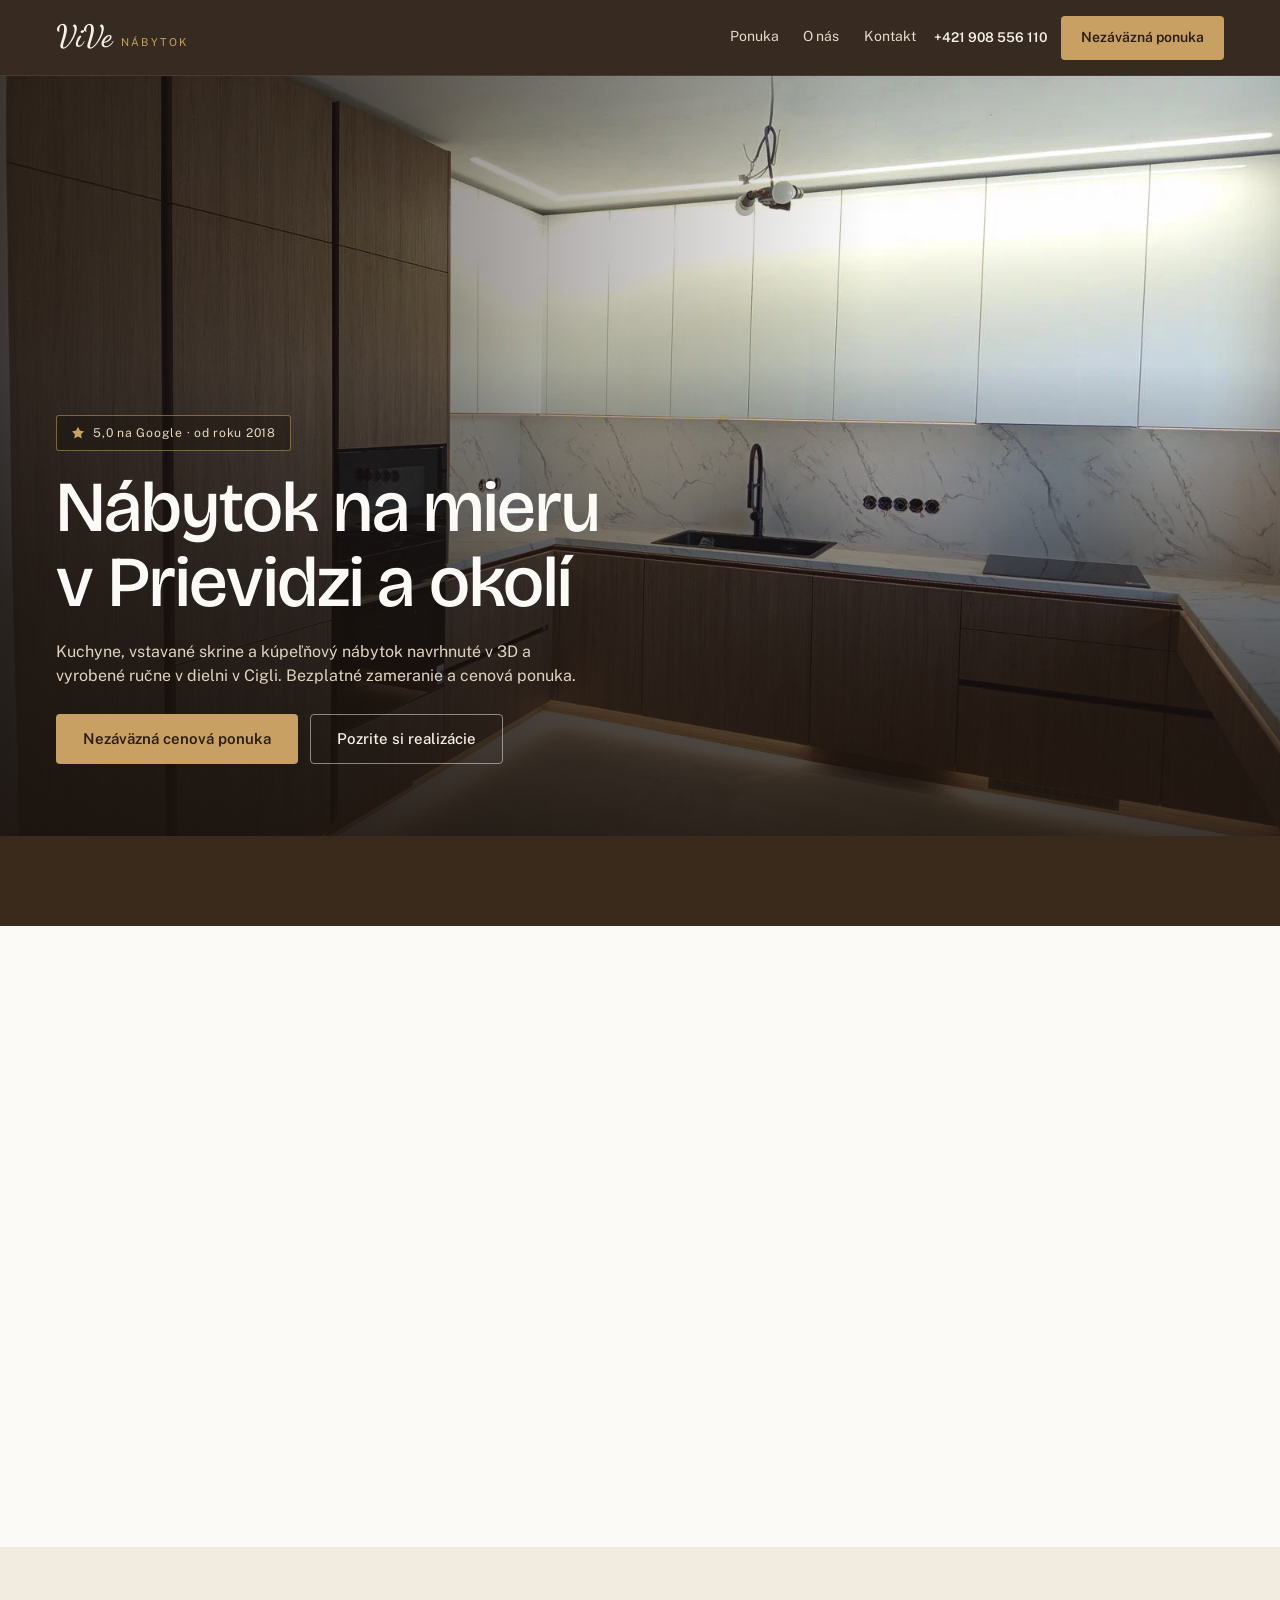
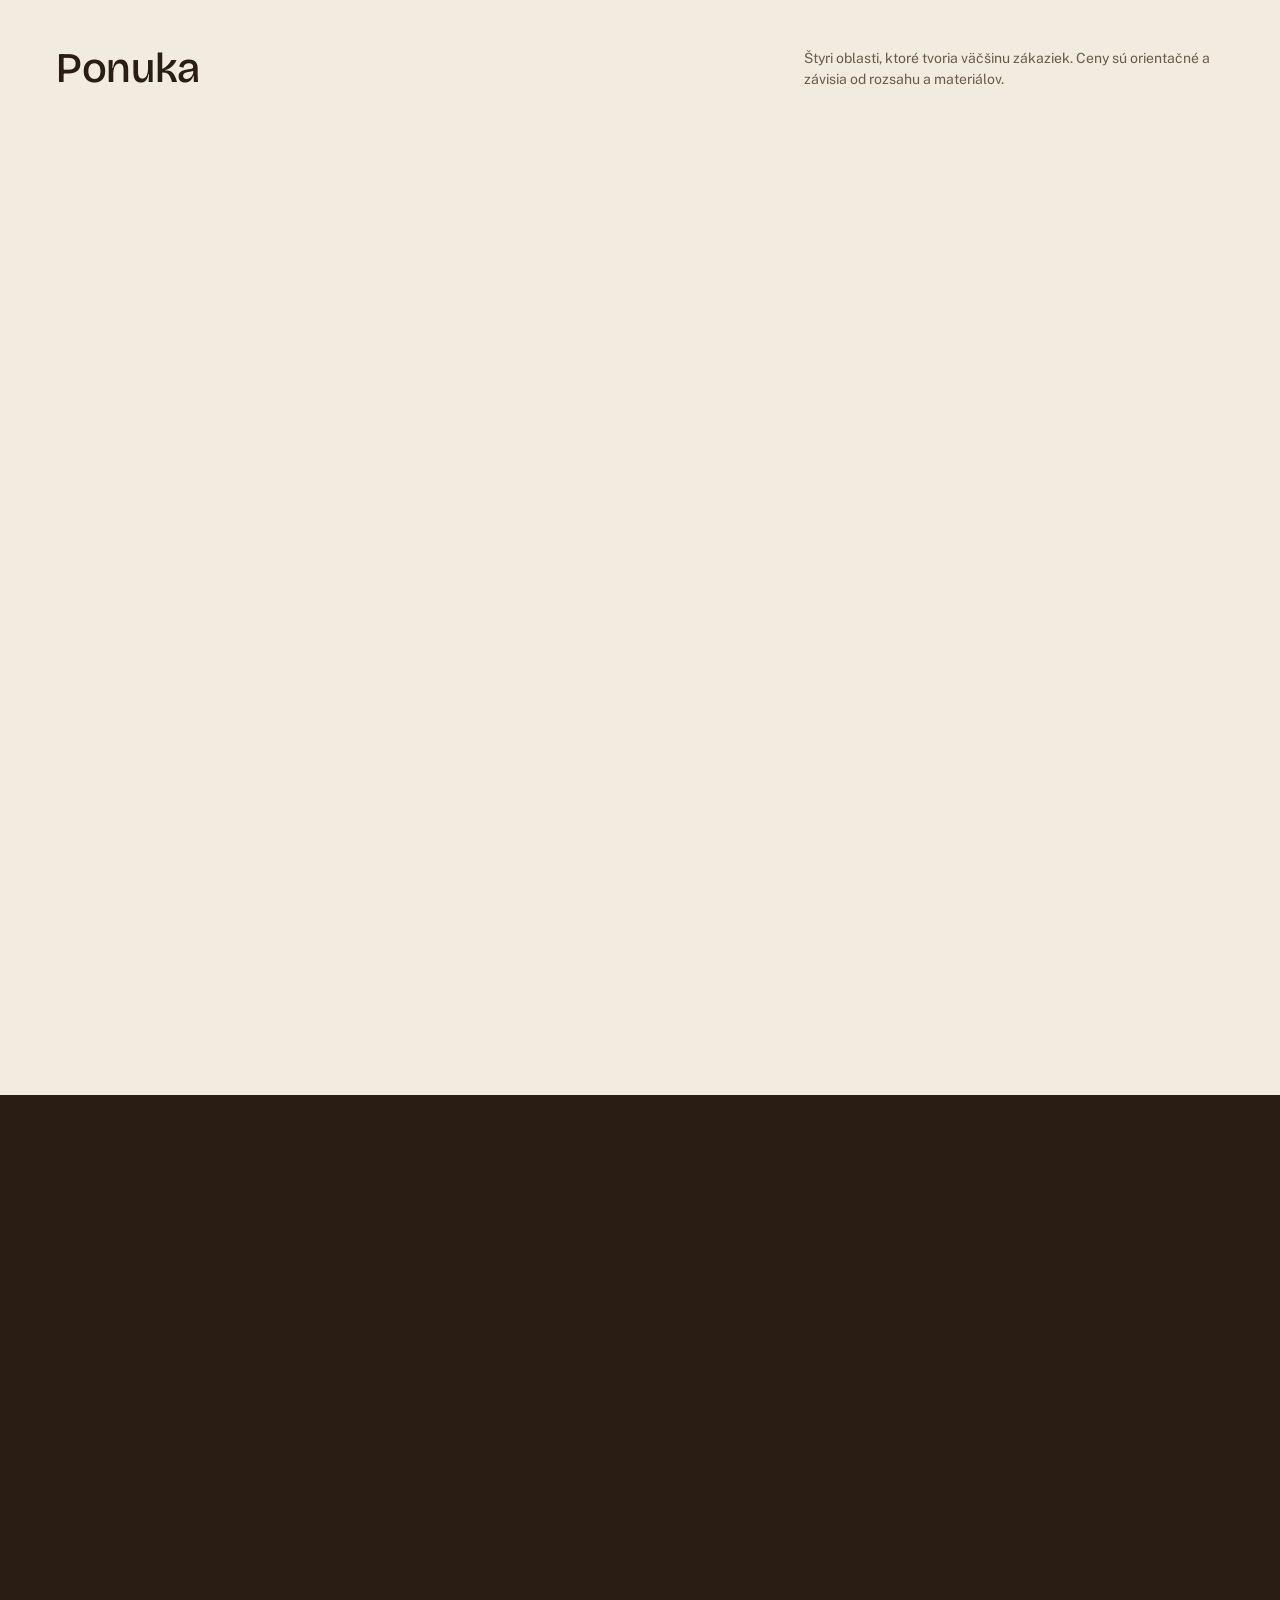
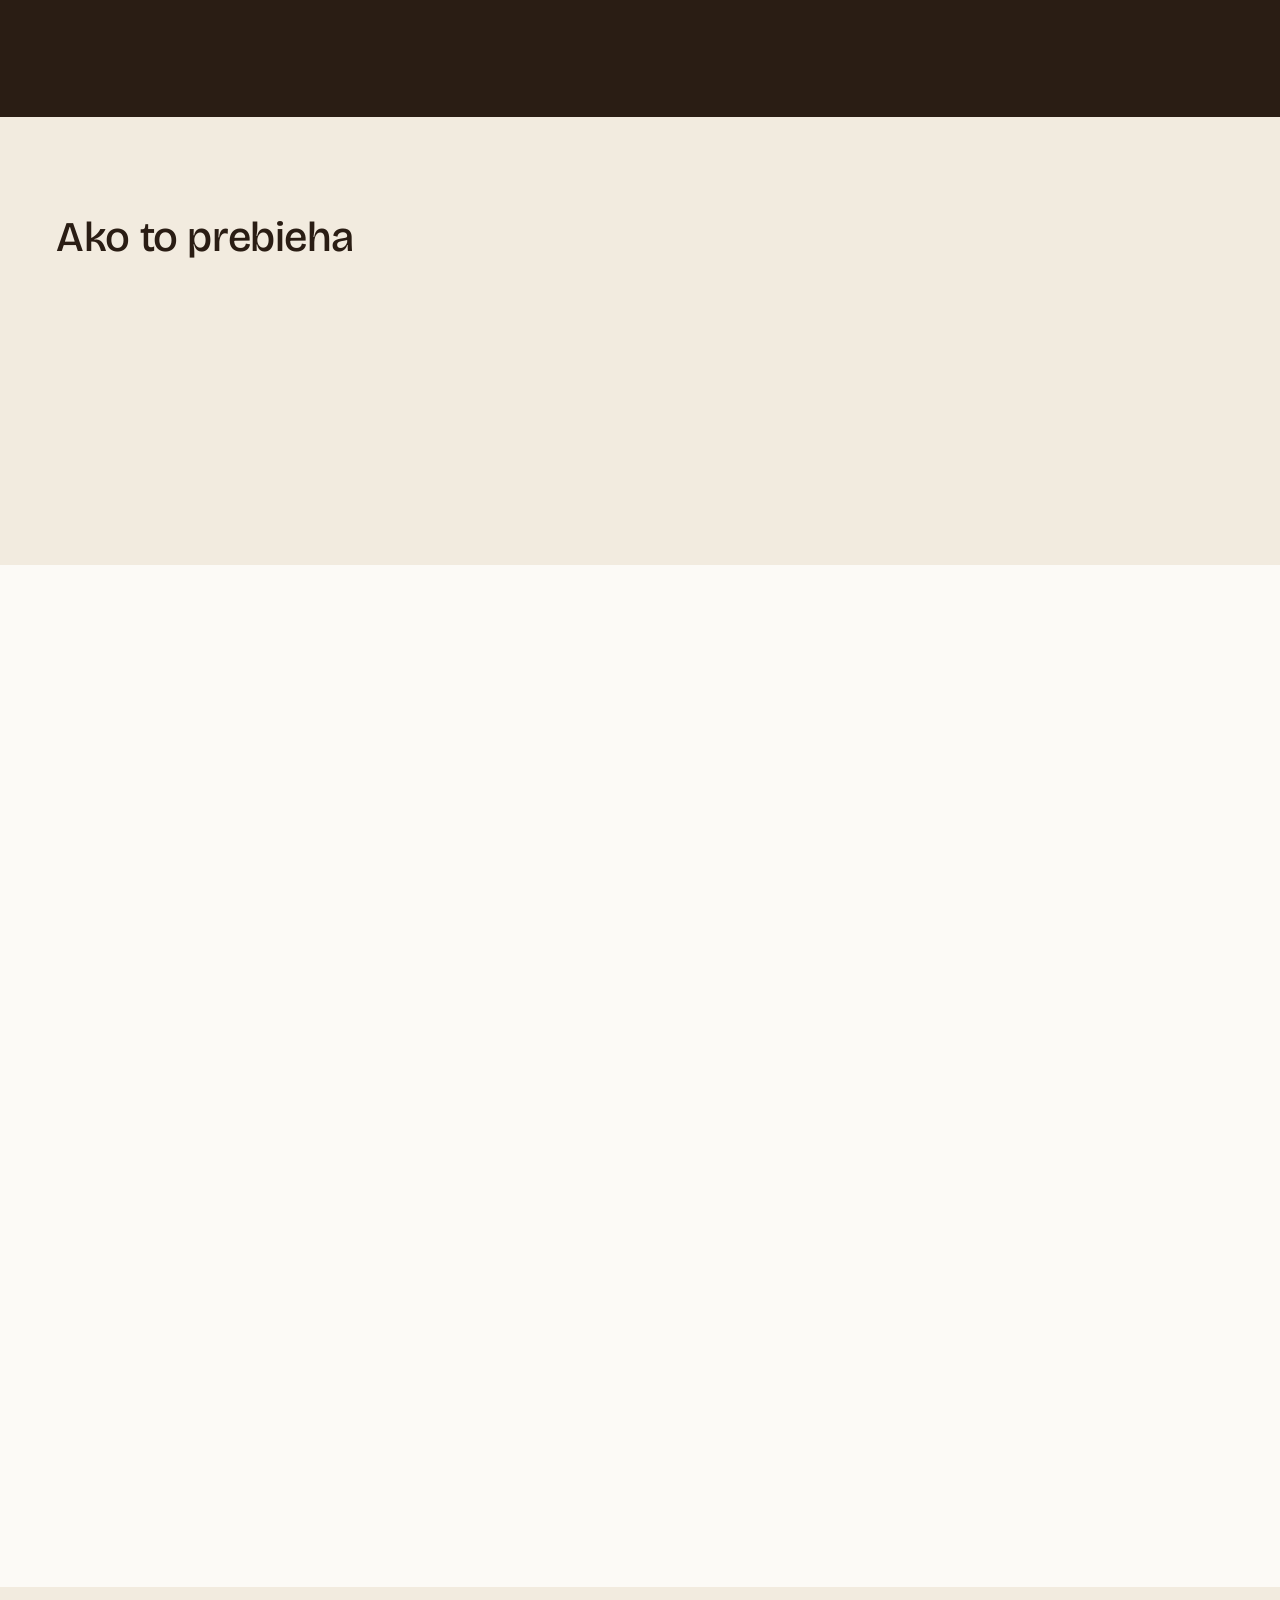
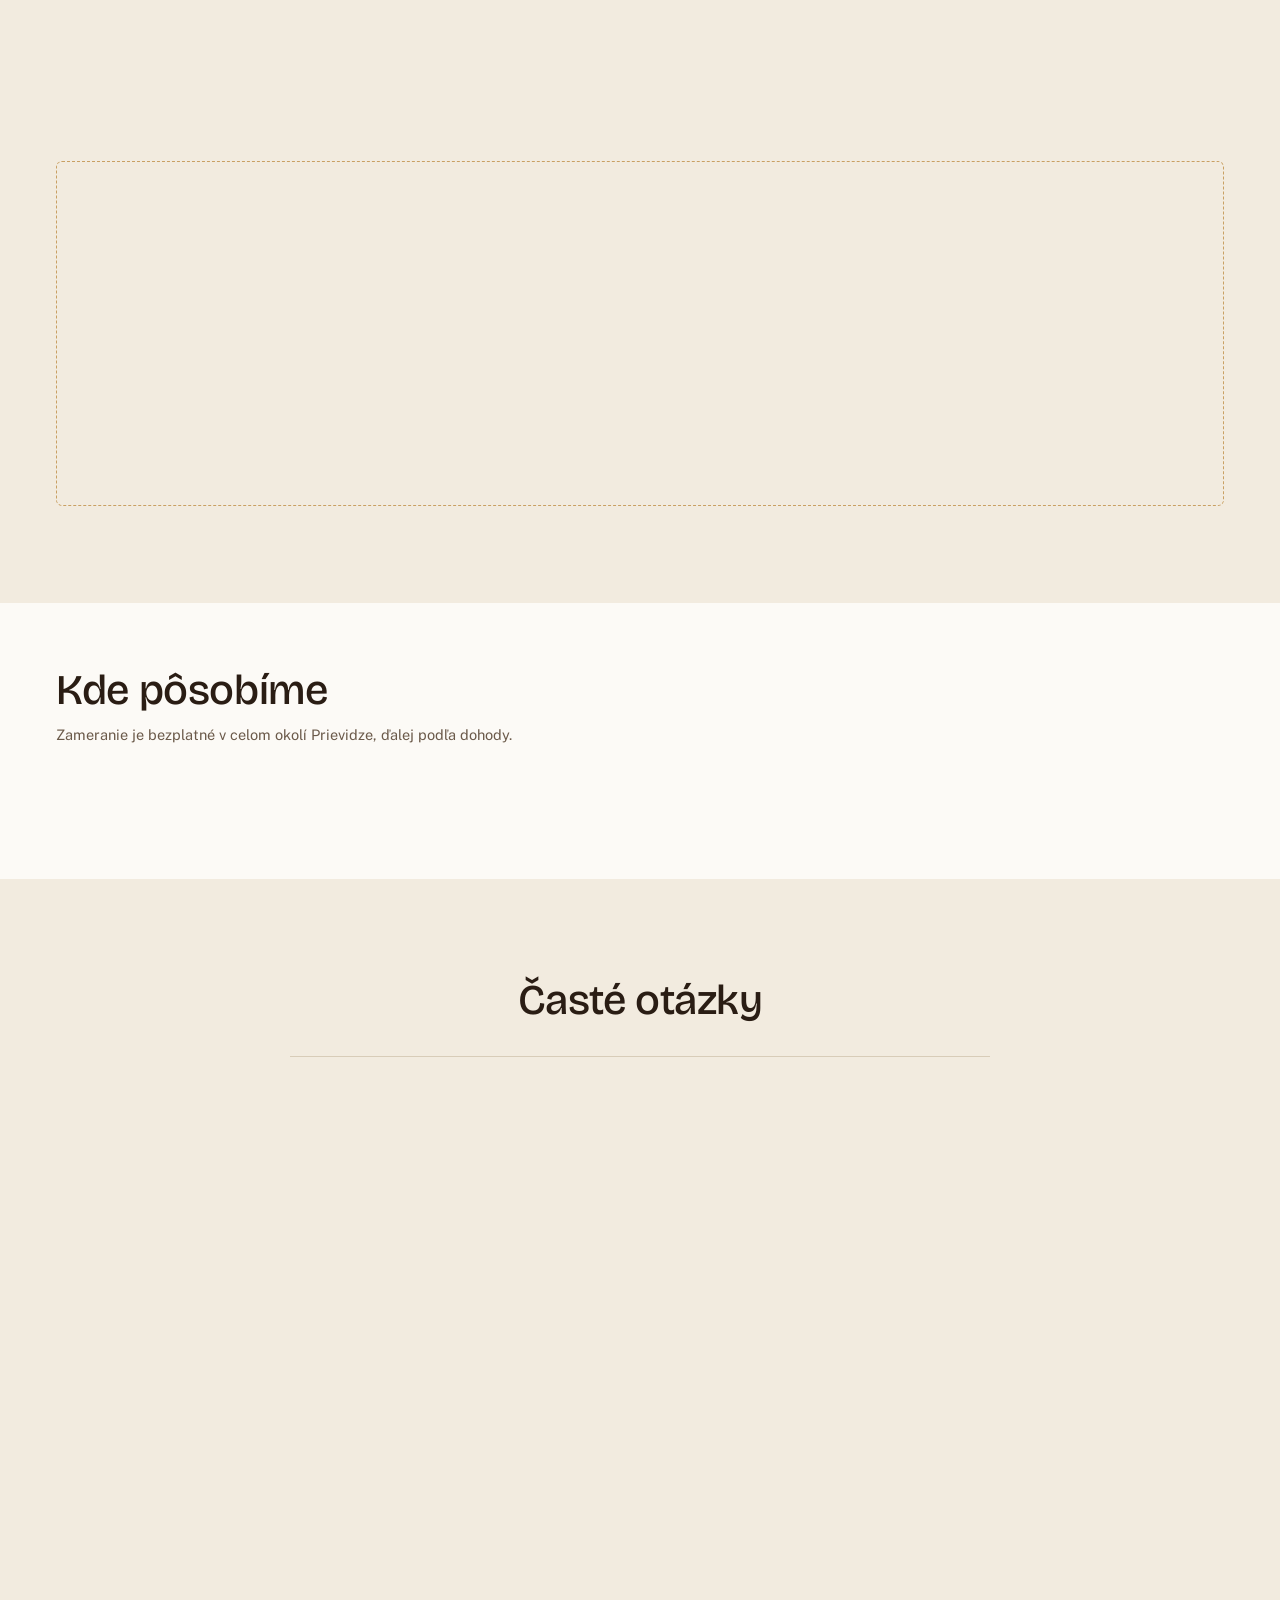
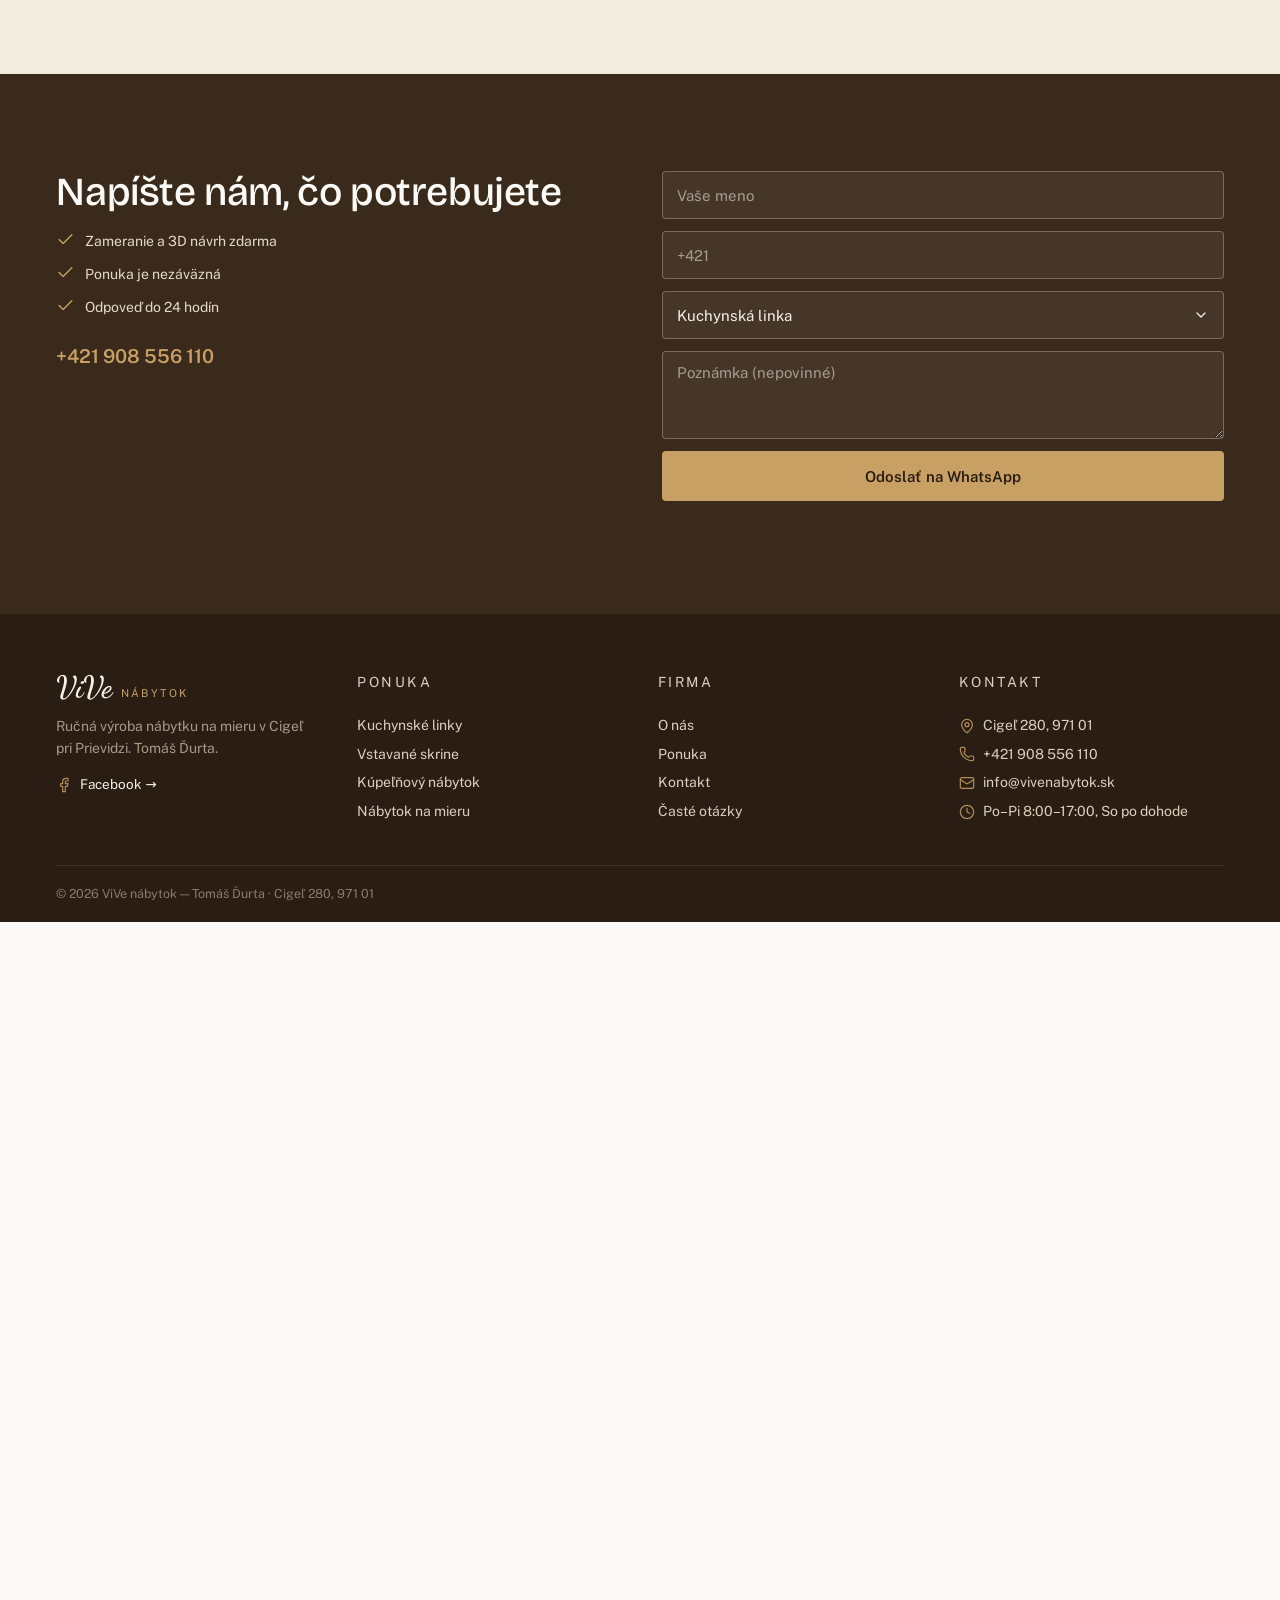
<file: home/index.html>
<!doctype html><html lang=sk-SK><head><title>https://armbraker.github.io/testing_vive/</title><link rel=canonical href=https://armbraker.github.io/testing_vive/><meta charset=utf-8><meta http-equiv=refresh content="0; url=https://armbraker.github.io/testing_vive/"></head></html>
</file>
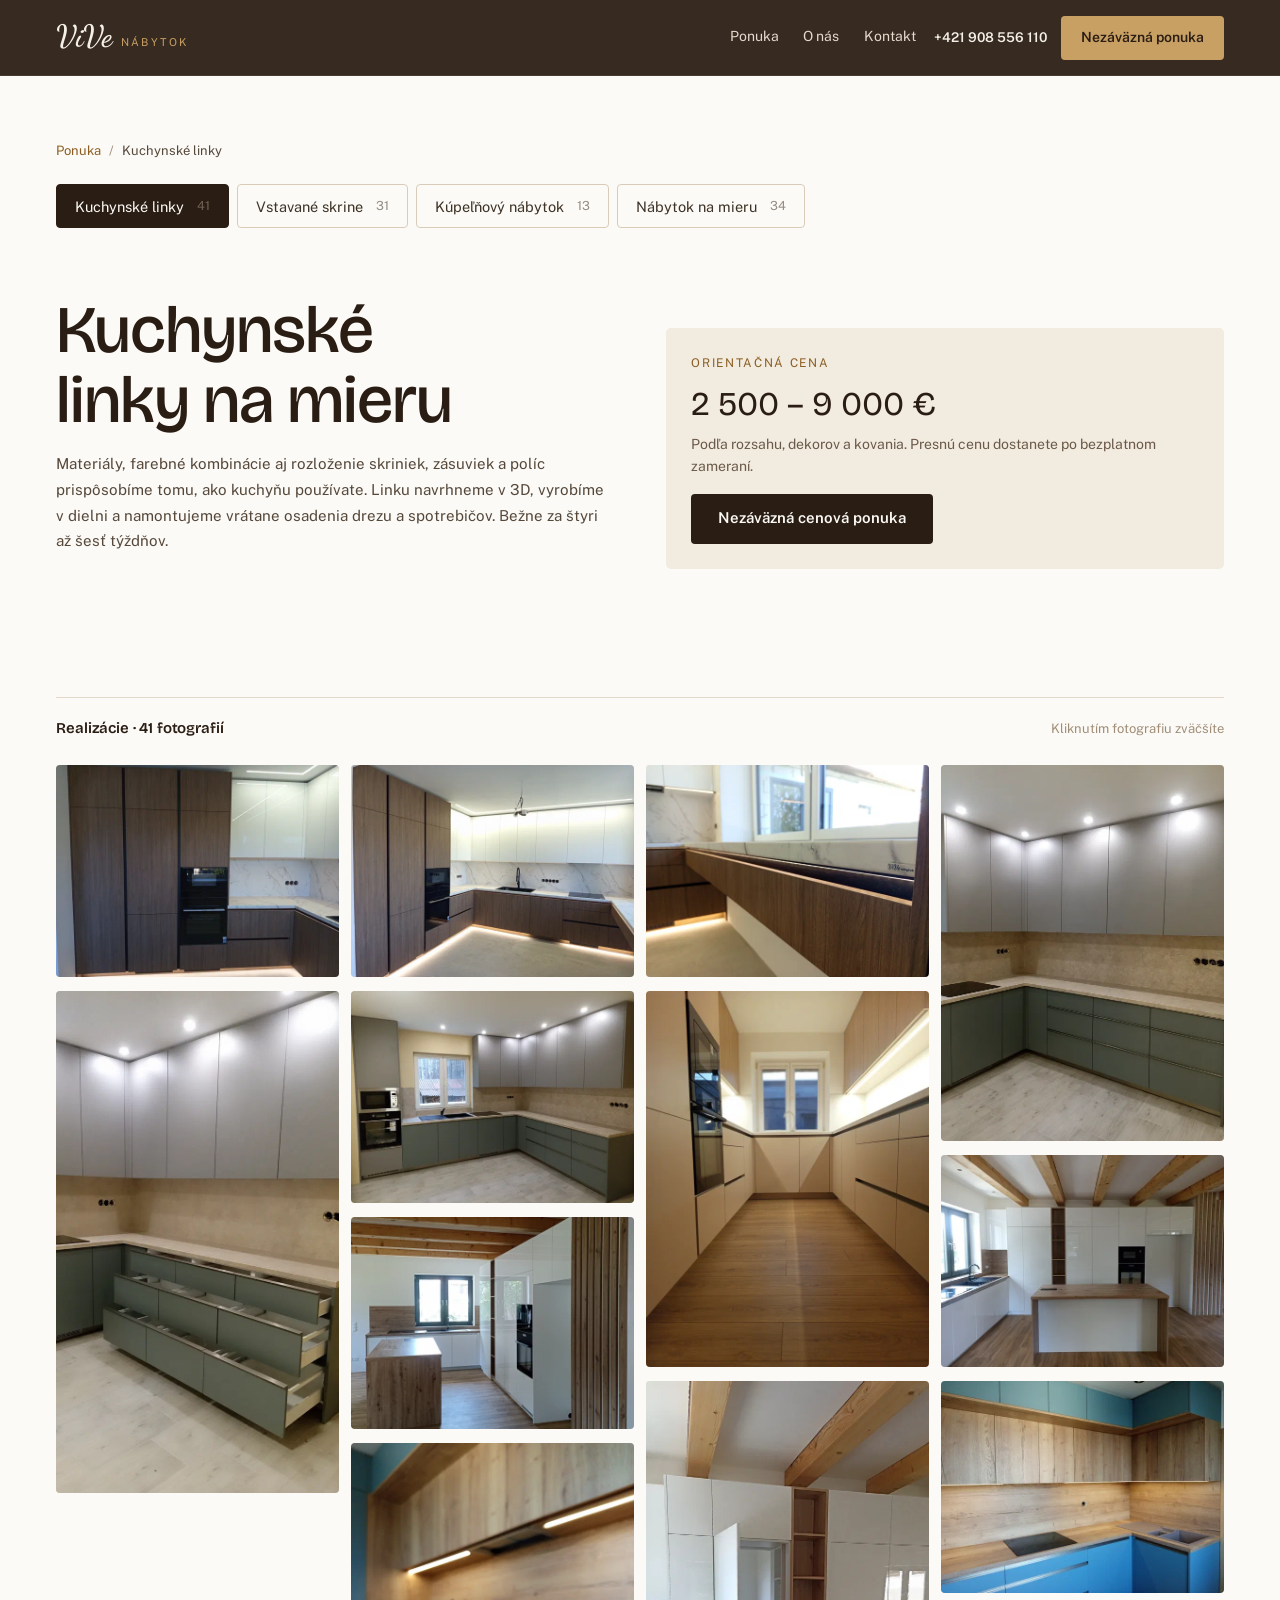
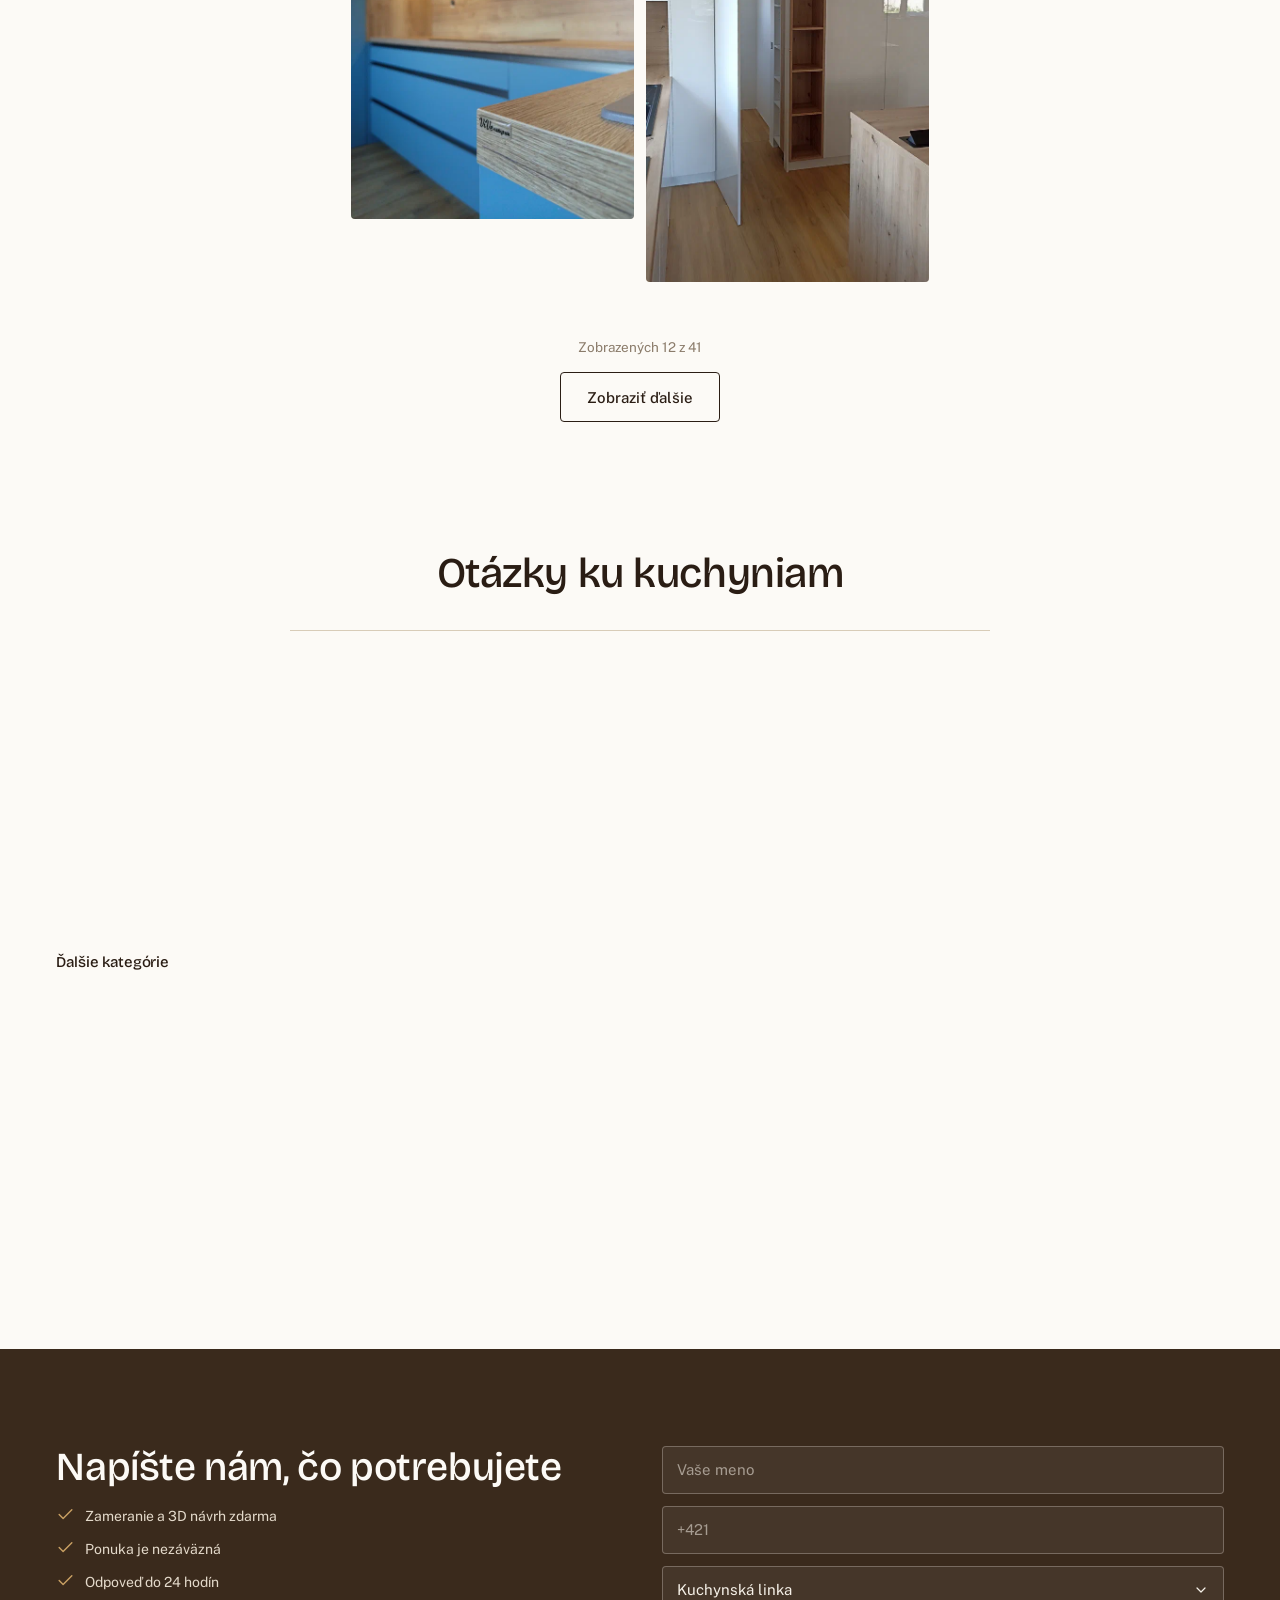
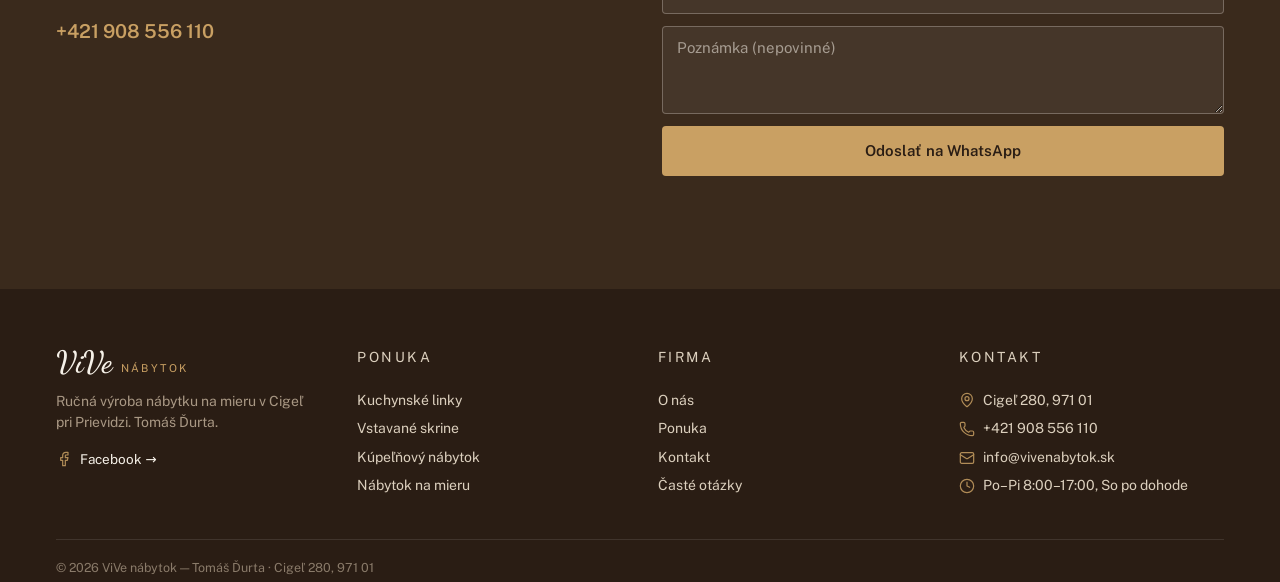
<file: kuchynské-linky/index.html>
<!doctype html><html lang=sk-SK><head><title>https://armbraker.github.io/testing_vive/ponuka/kuchynske-linky/</title><link rel=canonical href=https://armbraker.github.io/testing_vive/ponuka/kuchynske-linky/><meta charset=utf-8><meta http-equiv=refresh content="0; url=https://armbraker.github.io/testing_vive/ponuka/kuchynske-linky/"></head></html>
</file>
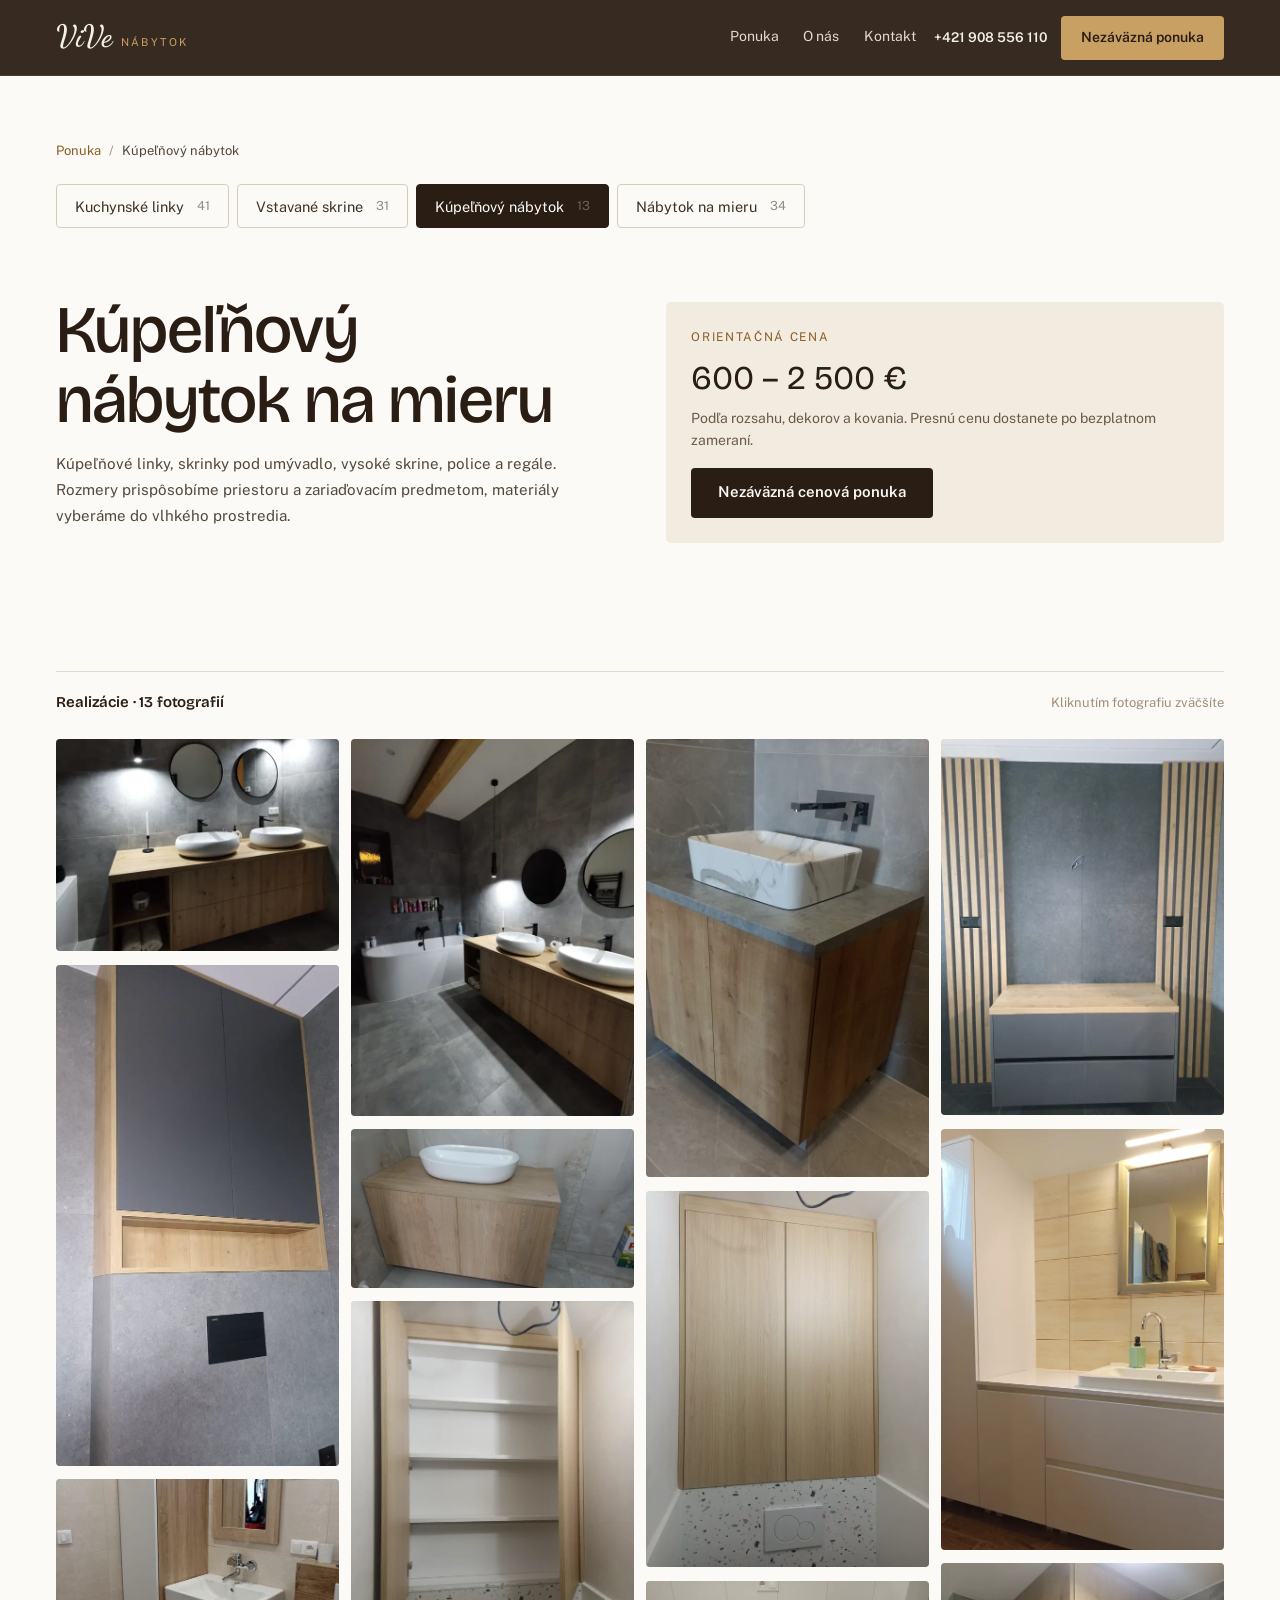
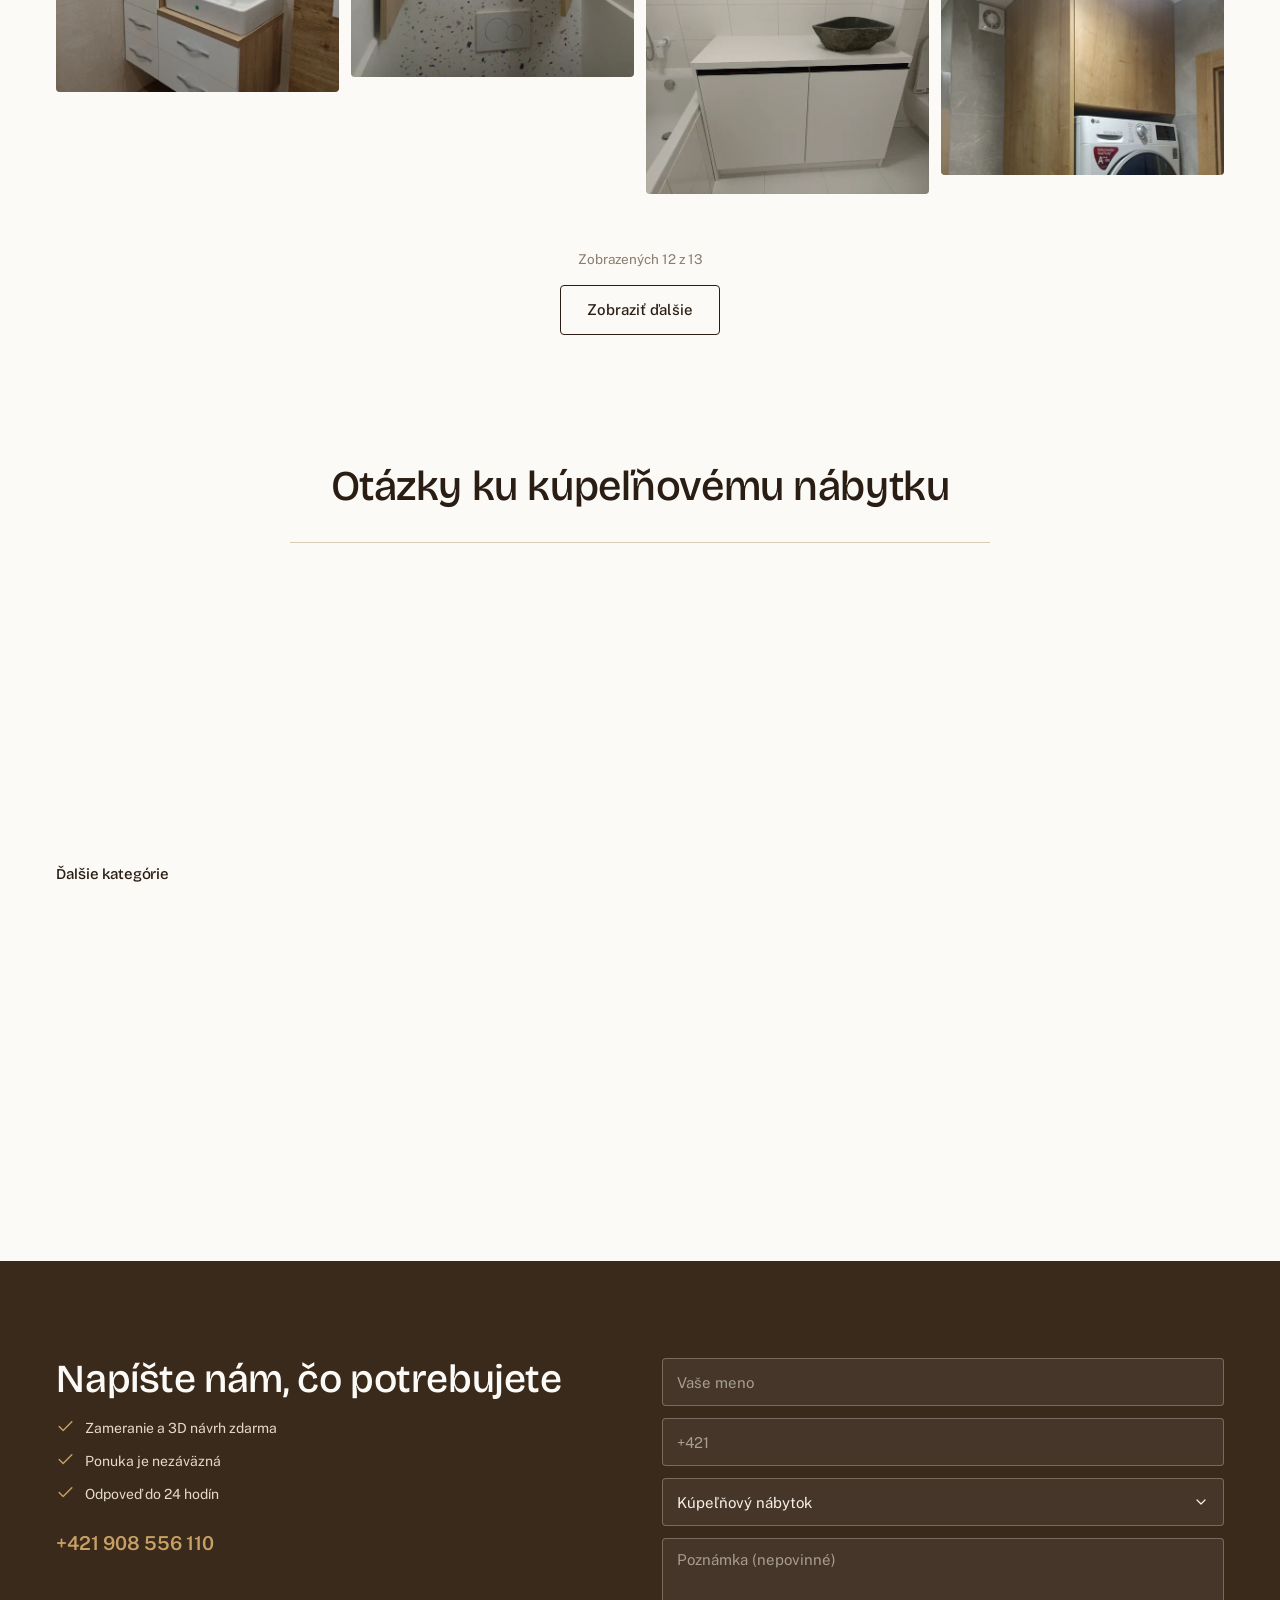
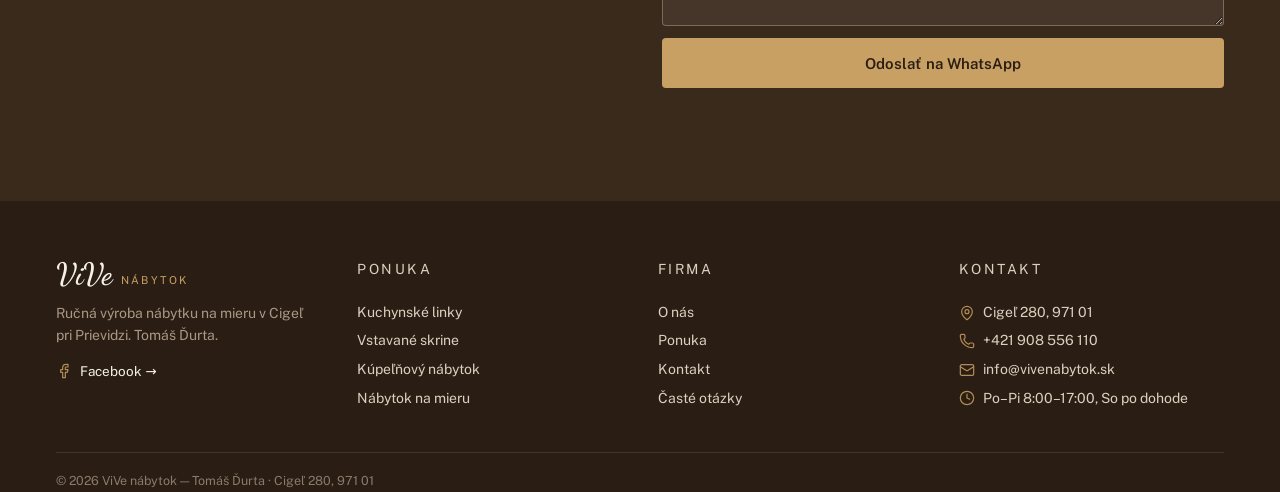
<file: kúpeľňový-nábytok/index.html>
<!doctype html><html lang=sk-SK><head><title>https://armbraker.github.io/testing_vive/ponuka/kupelnovy-nabytok/</title><link rel=canonical href=https://armbraker.github.io/testing_vive/ponuka/kupelnovy-nabytok/><meta charset=utf-8><meta http-equiv=refresh content="0; url=https://armbraker.github.io/testing_vive/ponuka/kupelnovy-nabytok/"></head></html>
</file>
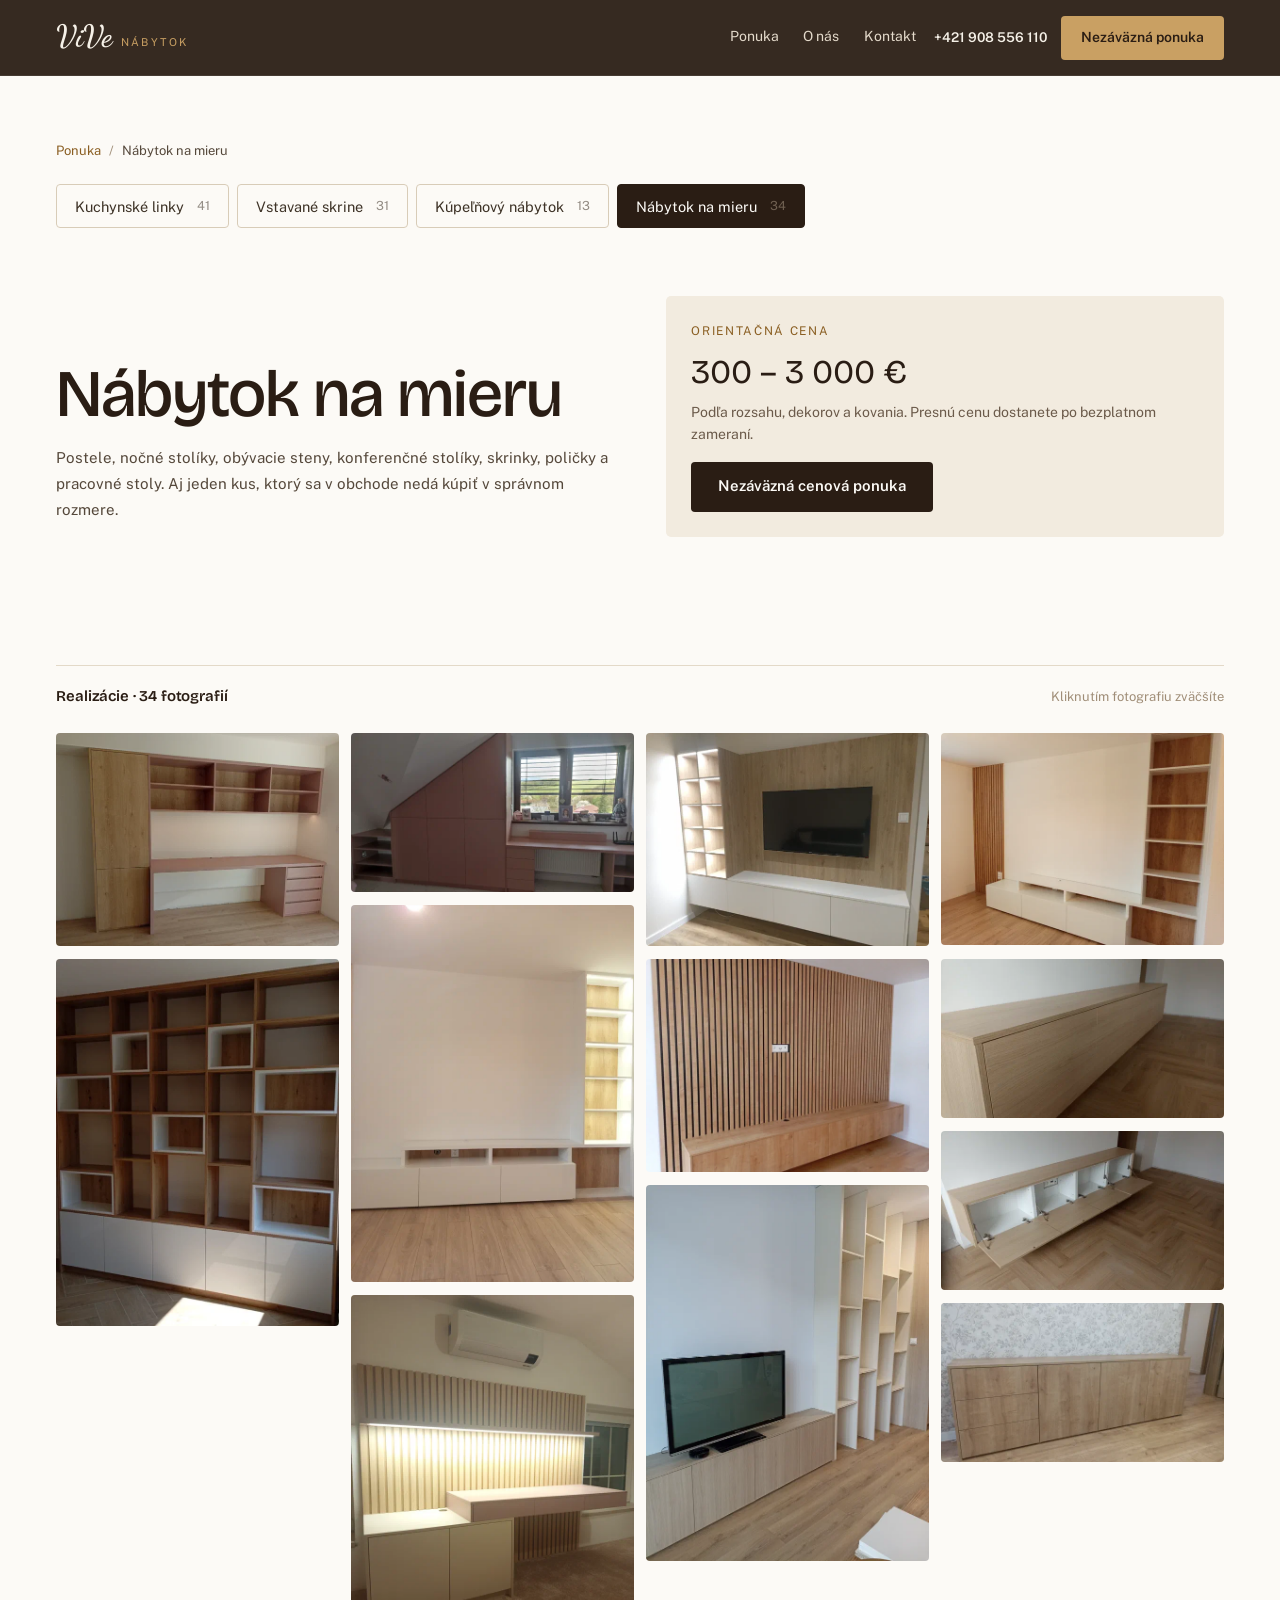
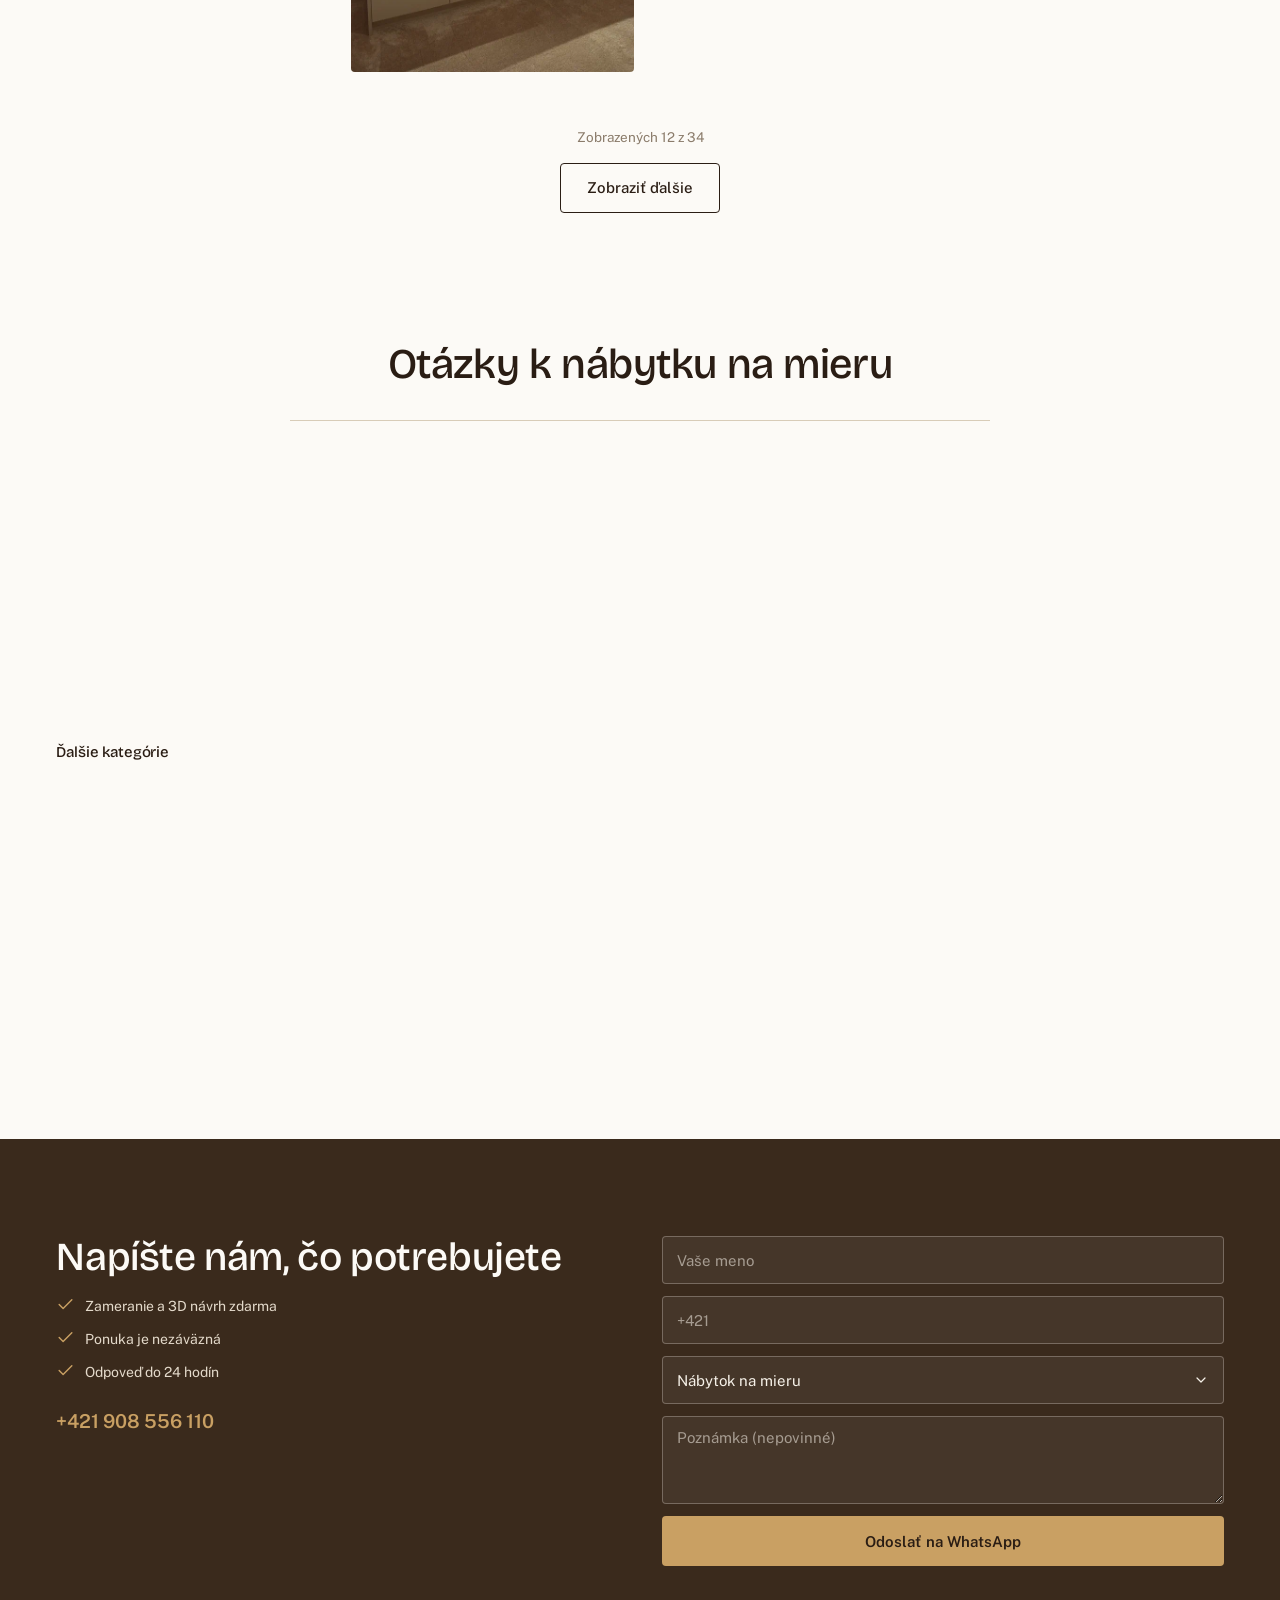
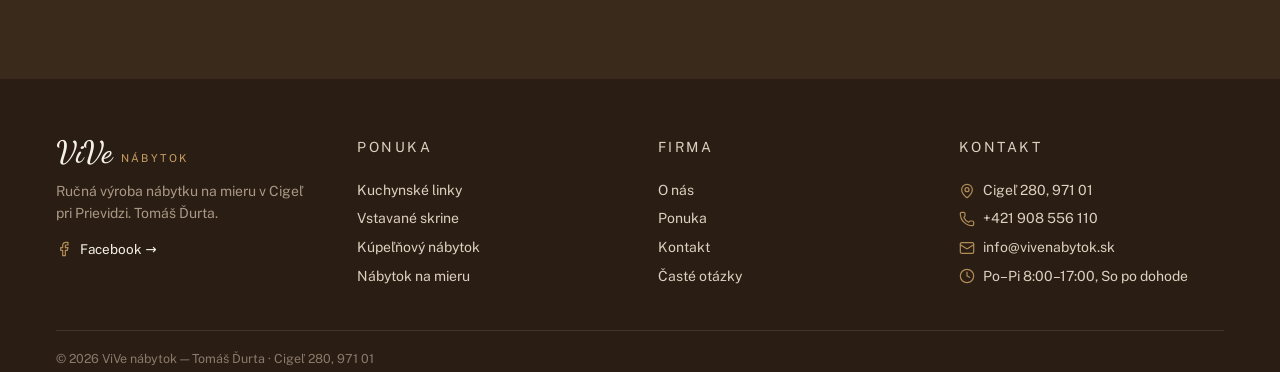
<file: nábytok-na-mieru/index.html>
<!doctype html><html lang=sk-SK><head><title>https://armbraker.github.io/testing_vive/ponuka/nabytok-na-mieru/</title><link rel=canonical href=https://armbraker.github.io/testing_vive/ponuka/nabytok-na-mieru/><meta charset=utf-8><meta http-equiv=refresh content="0; url=https://armbraker.github.io/testing_vive/ponuka/nabytok-na-mieru/"></head></html>
</file>
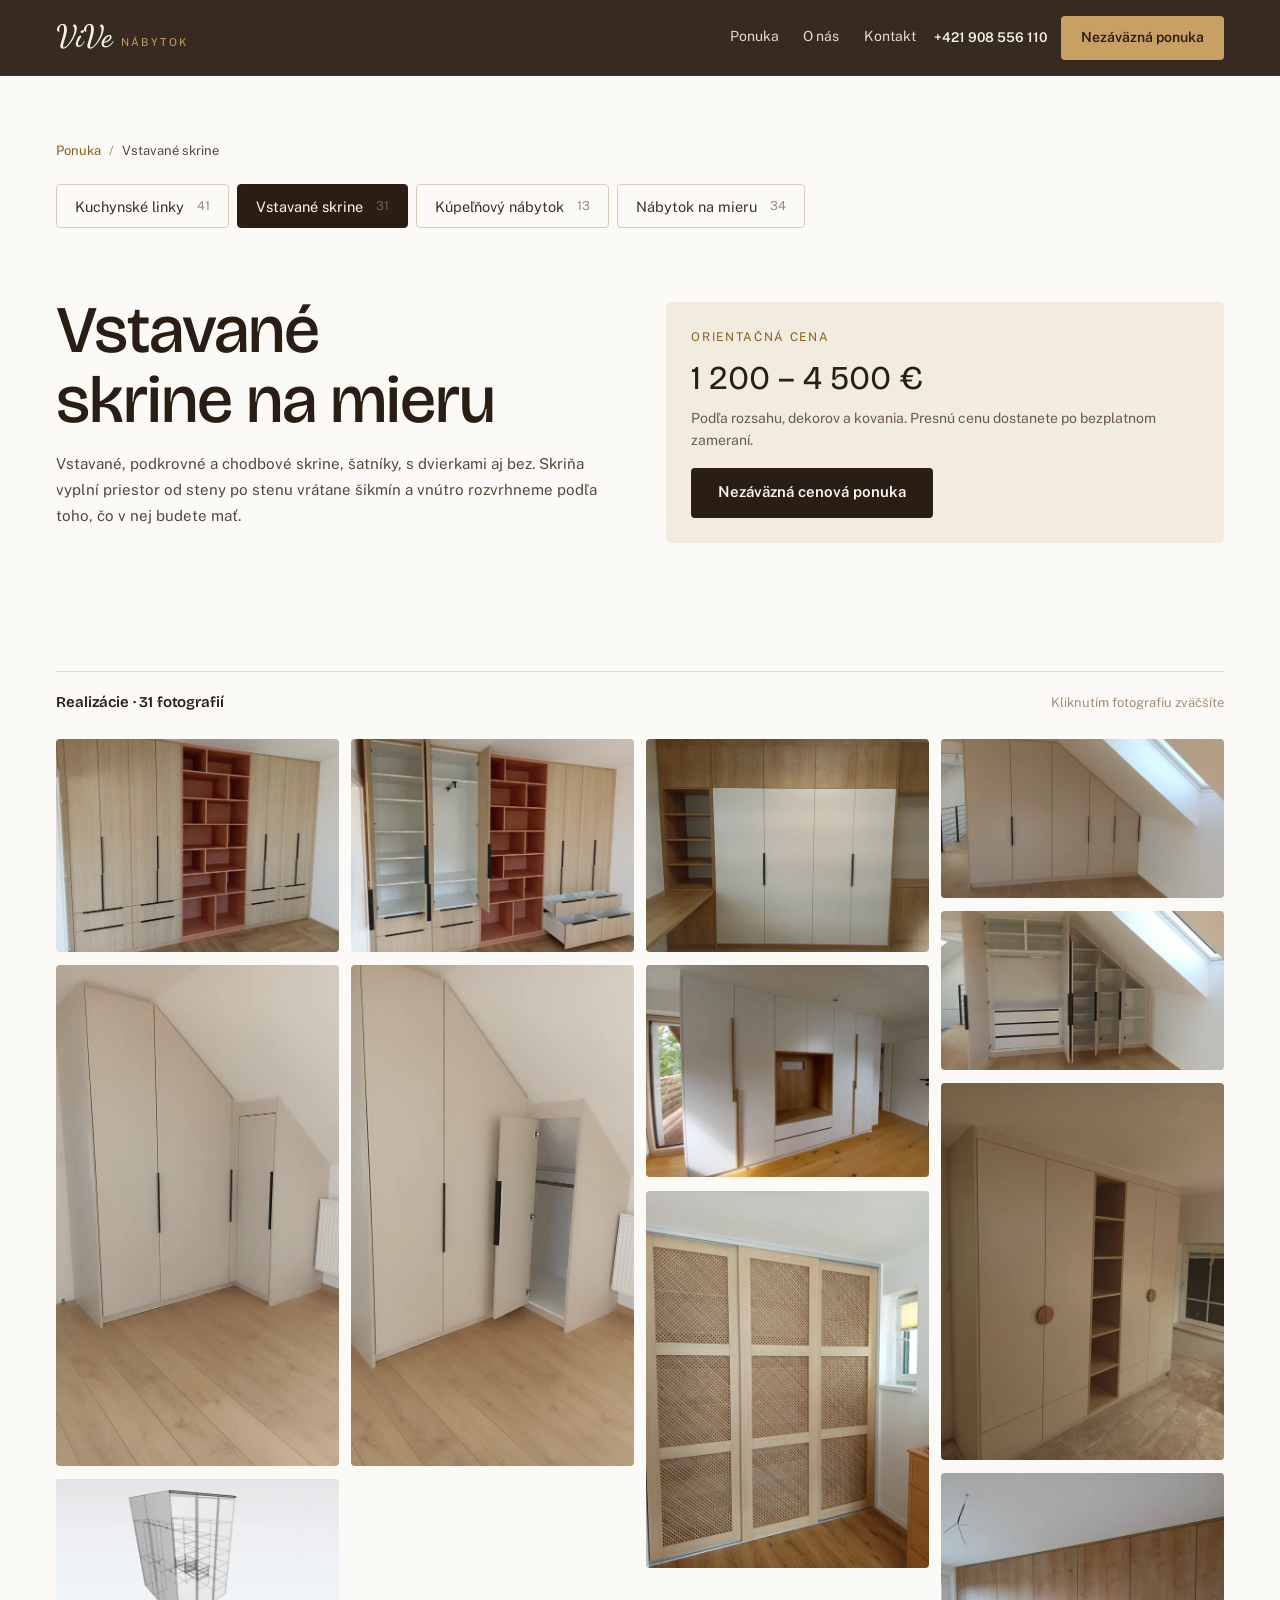
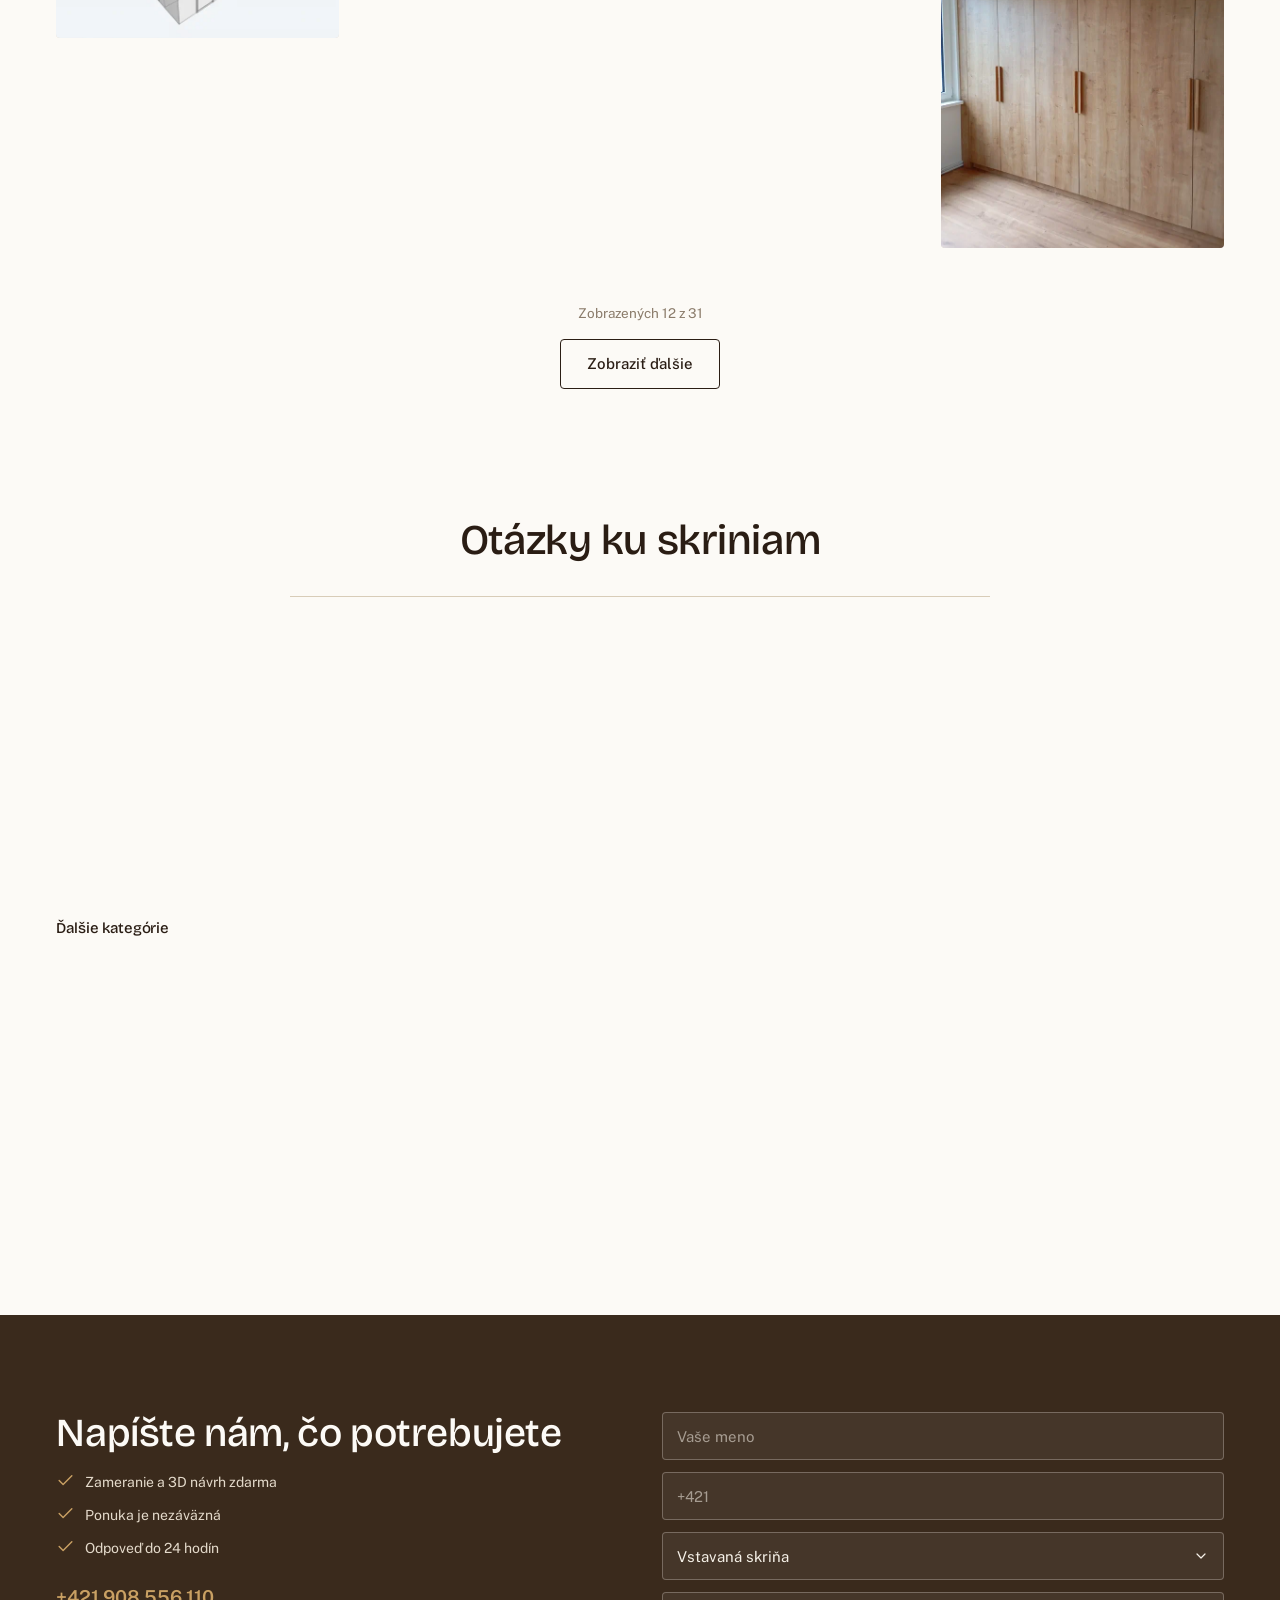
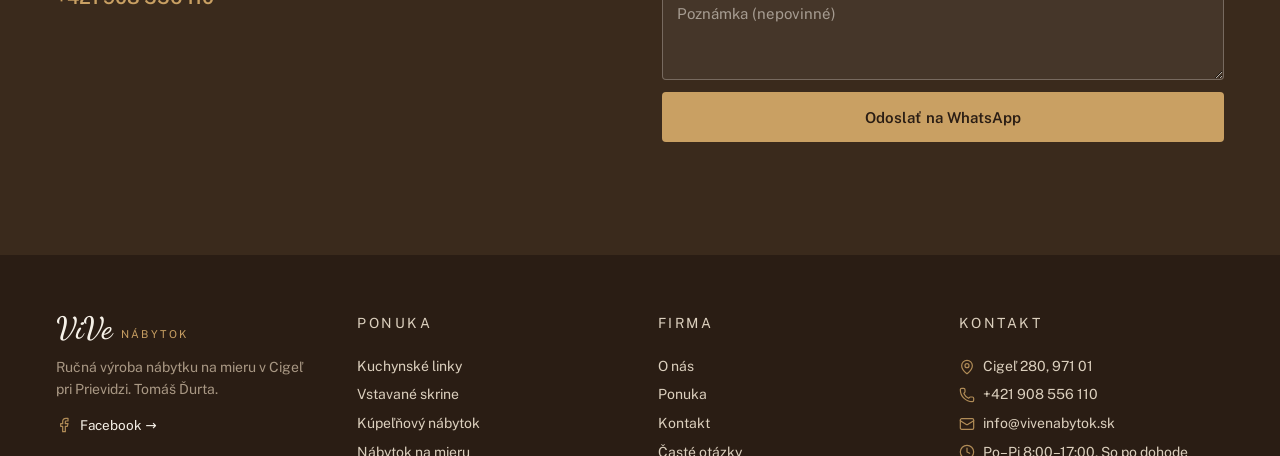
<file: skrine/index.html>
<!doctype html><html lang=sk-SK><head><title>https://armbraker.github.io/testing_vive/ponuka/skrine/</title><link rel=canonical href=https://armbraker.github.io/testing_vive/ponuka/skrine/><meta charset=utf-8><meta http-equiv=refresh content="0; url=https://armbraker.github.io/testing_vive/ponuka/skrine/"></head></html>
</file>
